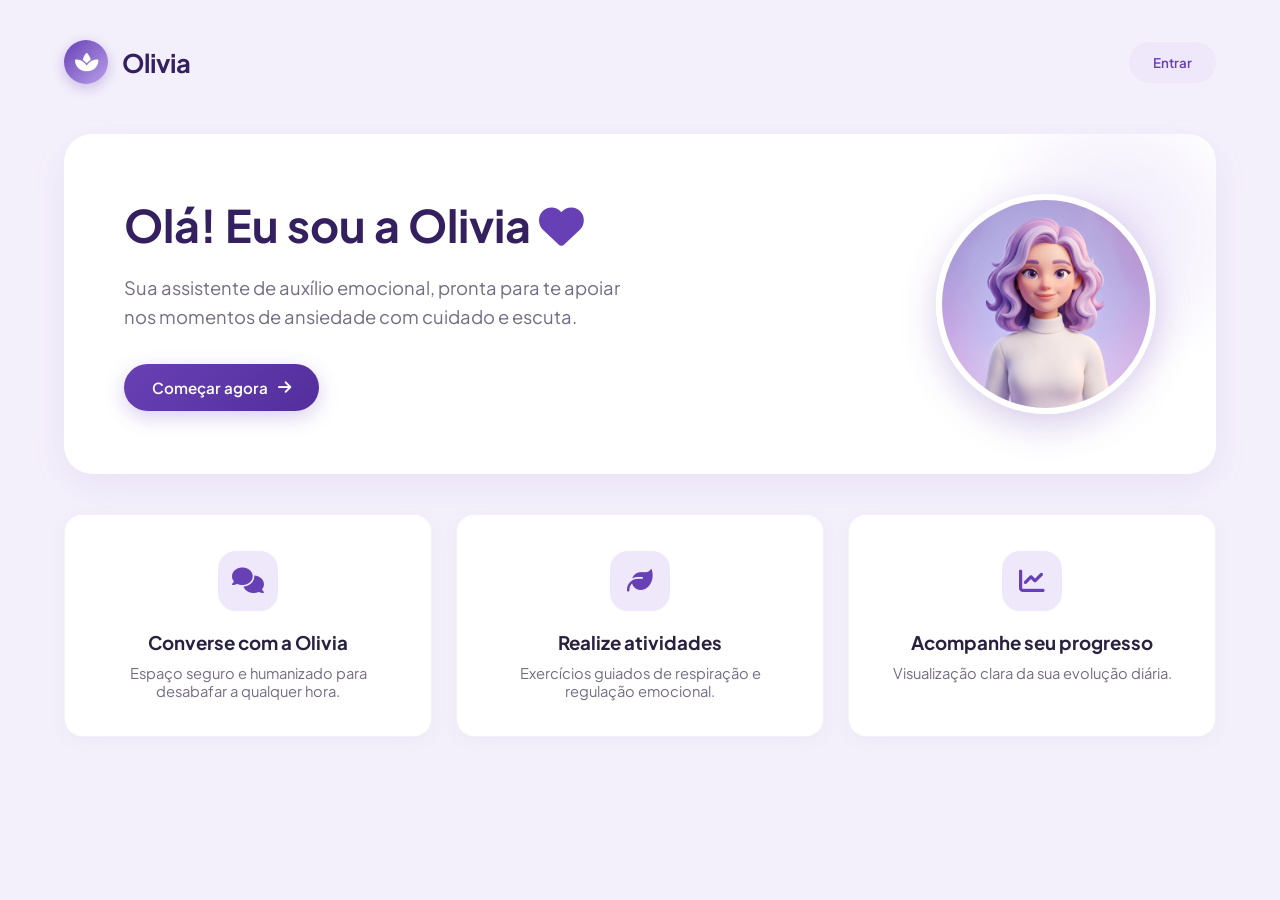
<file: frontend/index.html>
<!DOCTYPE html>
<html lang="pt-BR">
<head>
  <meta charset="UTF-8">
  <meta name="viewport" content="width=device-width, initial-scale=1.0">
  <title>Olivia Assistente - Apoio Emocional</title>

  <!-- Fontes & Ícones -->
  <link rel="stylesheet" href="https://cdnjs.cloudflare.com/ajax/libs/font-awesome/6.5.1/css/all.min.css">
  <link rel="stylesheet" href="./css/style.css">
  <script src="./js/app.js" defer></script>
</head>
<body>

  <!-- 1. PÁGINA INICIAL (HOME) -->
  <div id="screen-home" class="view-screen active">
    <div class="home-container">
      <header class="home-header">
        <div class="logo-brand">
          <div class="logo-icon"><i class="fa-solid fa-spa"></i></div>
          <span>Olivia</span>
        </div>
        <div>
          <button class="btn-secondary" onclick="navigateTo('screen-login')">Entrar</button>
        </div>
      </header>

      <main class="hero-section">
        <div class="hero-content">
          <h1>Olá! Eu sou a Olivia <i class="fa-solid fa-heart" style="color: var(--purple-main);"></i></h1>
          <p>Sua assistente de auxílio emocional, pronta para te apoiar nos momentos de ansiedade com cuidado e escuta.</p>
          <button class="btn-primary" onclick="navigateTo('screen-cadastro')">
            Começar agora <i class="fa-solid fa-arrow-right"></i>
          </button>
        </div>
      <div class="avatar-animated-wrapper">
          <img src="./images/olivia-avatar.jpg" class="avatar-animated-img" alt="Olívia - Assistente Virtual">
        </div>
      </main>

      <section class="features-grid">
        <div class="feature-card">
          <div class="feature-icon"><i class="fa-solid fa-comments"></i></div>
          <h3>Converse com a Olivia</h3>
          <p style="color: var(--text-muted); font-size: 0.92rem; margin-top: 10px;">Espaço seguro e humanizado para desabafar a qualquer hora.</p>
        </div>
        <div class="feature-card">
          <div class="feature-icon"><i class="fa-solid fa-leaf"></i></div>
          <h3>Realize atividades</h3>
          <p style="color: var(--text-muted); font-size: 0.92rem; margin-top: 10px;">Exercícios guiados de respiração e regulação emocional.</p>
        </div>
        <div class="feature-card">
          <div class="feature-icon"><i class="fa-solid fa-chart-line"></i></div>
          <h3>Acompanhe seu progresso</h3>
          <p style="color: var(--text-muted); font-size: 0.92rem; margin-top: 10px;">Visualização clara da sua evolução diária.</p>
        </div>
      </section>
    </div>
  </div>

  <!-- 2. LOGIN -->
  <div id="screen-login" class="view-screen">
    <div class="auth-wrapper">
      <div class="auth-card">
        <div class="logo-icon" style="margin: 0 auto 10px auto;"><i class="fa-solid fa-spa"></i></div>
        <div class="auth-header">
          <h2>Bem-vinda de volta!</h2>
          <p>Faça login para continuar sua jornada</p>
        </div>
        
        <div id="login-alert" class="alert-box alert-danger"></div>
        
        <form id="login-form" onsubmit="handleLogin(event)">
          <div class="form-group">
            <label for="login-email">E-mail ou usuário</label>
            <input type="email" id="login-email" class="input-field" placeholder="Seu e-mail registrado" required>
          </div>
          <div class="form-group">
            <label for="login-password">Senha</label>
            <input type="password" id="login-password" class="input-field" placeholder="Sua senha" required>
          </div>
          <div class="form-footer">
            <label style="cursor: pointer;"><input type="checkbox" id="remember-me"> Lembrar-me</label>
            <a href="#" onclick="alert('Recuperação de senha em breve.')">Esqueceu a senha?</a>
          </div>
          <button type="submit" class="btn-primary" style="width: 100%;">Entrar</button>
        </form>
        
        <p style="margin-top: 24px; font-size: 0.92rem; color: var(--text-muted);">
          Não tem uma conta? <a href="#" onclick="navigateTo('screen-cadastro')" style="color: var(--purple-main); font-weight: 600;">Criar nova conta</a>
        </p>
      </div>
    </div>
  </div>

  <!-- 3. CADASTRO -->
  <div id="screen-cadastro" class="view-screen">
    <div class="auth-wrapper">
      <div class="auth-card">
        <div class="logo-icon" style="margin: 0 auto 10px auto;"><i class="fa-solid fa-spa"></i></div>
        <div class="auth-header">
          <h2>Criar sua conta</h2>
          <p>É rápido, gratuito e seguro!</p>
        </div>
        
        <div id="cadastro-alert" class="alert-box alert-danger"></div>
        
        <form id="cadastro-form" onsubmit="handleCadastro(event)">
          <div class="form-group">
            <label for="reg-name">Nome completo</label>
            <input type="text" id="reg-name" class="input-field" placeholder="Seu nome" required>
          </div>
          <div class="form-group">
            <label for="reg-email">E-mail</label>
            <input type="email" id="reg-email" class="input-field" placeholder="seuemail@exemplo.com" required>
          </div>
          <div class="form-group">
            <label for="reg-password">Senha</label>
            <input type="password" id="reg-password" class="input-field" placeholder="Sua senha" required>
          </div>
          <button type="submit" class="btn-primary" style="width: 100%;">Cadastrar</button>
        </form>
        
        <p style="margin-top: 24px; font-size: 0.92rem; color: var(--text-muted);">
          Já tem uma conta? <a href="#" onclick="navigateTo('screen-login')" style="color: var(--purple-main); font-weight: 600;">Entrar</a>
        </p>
      </div>
    </div>
  </div>

  <!-- PAINEL DASHBOARD COM SIDEBAR -->
  <div id="app-dashboard-wrapper" class="app-layout" style="display: none;">
    <aside class="sidebar">
      <div class="sidebar-brand">
        <div class="logo-icon"><i class="fa-solid fa-spa"></i></div>
        <span>Olivia</span>
      </div>

      <!-- BOTÃO NOVA CONVERSA NA SIDEBAR -->
      <button class="btn-primary" onclick="startNewConversation()" style="width: 100%; margin-bottom: 24px; padding: 12px 16px; font-size: 0.9rem;">
        <i class="fa-solid fa-plus"></i> Nova Conversa
      </button>

      <ul class="sidebar-menu">
  <li id="menu-chat" class="active">
    <a href="#" onclick="switchDashboardTab('screen-chat'); return false;">
      <i class="fa-solid fa-comment"></i> Chat
    </a>
  </li>
  <li id="menu-atividades">
    <a href="#" onclick="switchDashboardTab('screen-atividades'); return false;">
      <i class="fa-solid fa-list-check"></i> Atividades
    </a>
  </li>
  <li id="menu-historico">
    <a href="#" onclick="switchDashboardTab('screen-historico'); return false;">
      <i class="fa-solid fa-clock-rotate-left"></i> Histórico
    </a>
  </li>
  <li id="menu-progresso">
    <a href="#" onclick="switchDashboardTab('screen-progresso'); return false;">
      <i class="fa-solid fa-chart-pie"></i> Progresso
    </a>
  </li>
  <li id="menu-perfil">
    <a href="#" onclick="switchDashboardTab('screen-perfil'); return false;">
      <i class="fa-solid fa-user"></i> Perfil
    </a>
  </li>
  <li id="menu-sobre">
    <a href="#" onclick="switchDashboardTab('screen-sobre'); return false;">
        <i class="fa-solid fa-circle-info"></i> Sobre
    </a>
</li>
  <li id="menu-config">
    <a href="#" onclick="switchDashboardTab('screen-config'); return false;">
      <i class="fa-solid fa-gear"></i> Configurações
    </a>
  </li>
</ul>
      
      <div style="margin-top: auto; padding-top: 20px;">
        <a onclick="showLogoutModal()" style="color: rgba(255,255,255,0.75); cursor: pointer; display: flex; align-items: center; gap: 14px; font-weight: 600;">
          <i class="fa-solid fa-right-from-bracket"></i> Sair
        </a>
      </div>
    </aside>

    <main class="main-content">

      <!-- 4. CHAT COM OLIVIA -->
      <div id="screen-chat" class="dashboard-tab" style="display: flex; flex-direction: column; height: 100%;">
        <div class="chat-header" style="display: flex; justify-content: space-between; align-items: center;">
          <div style="display: flex; align-items: center; gap: 18px;">
            <!-- NOVO AVATAR NO HEADER DO CHAT -->
            <img src="./images/olivia-avatar.jpg" class="chat-avatar-live" alt="Olivia">
            <div>
              <h3 id="chat-user-greeting">Olá!</h3>
              <p class="chat-subtitle" style="color: var(--text-muted); font-size: 0.88rem;">Como você está se sentindo hoje?</p>
            </div>
          </div>
          <button class="btn-secondary" onclick="startNewConversation()" style="padding: 10px 18px; font-size: 0.85rem;">
            <i class="fa-solid fa-plus"></i> Nova Conversa
          </button>
        </div>
          
        <div class="chat-messages" id="chat-messages-container">
          <div class="message-bubble olivia">
            Estou aqui para te ouvir e ajudar no que precisar hoje. Pode me contar como você está se sentindo.
          </div>
        </div>
          
        <div class="chat-input-area">
          <input type="text" id="chat-input-field" class="input-field" placeholder="Digite sua mensagem...">
          <button class="btn-primary" onclick="handleSendMessage()"><i class="fa-solid fa-paper-plane"></i></button>
        </div>
      </div>

      <!-- 5. ATIVIDADES DIÁRIAS -->
      <section id="screen-atividades" class="dashboard-tab" style="display: none;">
        <h2 style="color: var(--purple-dark); margin-bottom: 8px;">Suas Atividades!</h2>
        <p style="color: var(--text-muted); margin-bottom: 30px;">Pequenas ações, grandes diferenças <i class="fa-solid fa-heart" style="color: var(--purple-main);"></i></p>
        
        <div class="activity-card">
          <div class="activity-info">
            <div class="activity-icon"><i class="fa-solid fa-wind"></i></div>
            <div>
              <h4 style="font-size: 1.1rem; color: var(--purple-dark);">Exercício de Respiração</h4>
              <p style="color: var(--text-muted); font-size: 0.88rem; margin-top: 4px;">5 min • Reduz a ansiedade</p>
            </div>
          </div>
          <button class="btn-primary" onclick="startBreathingExercise()">Iniciar</button>
        </div>

        <div class="activity-card">
          <div class="activity-info">
            <div class="activity-icon"><i class="fa-solid fa-book-open"></i></div>
            <div>
              <h4 style="font-size: 1.1rem; color: var(--purple-dark);">Diário da Gratidão</h4>
              <p style="color: var(--text-muted); font-size: 0.88rem; margin-top: 4px;">Escreva 3 coisas boas do seu dia</p>
            </div>
          </div>
          <button class="btn-primary" onclick="startGratitudeExercise()">Iniciar</button>
        </div>
      </section>

      <!-- 6. DASHBOARD / PROGRESSO -->
      <section id="screen-progresso" class="dashboard-tab" style="display: none;">
        <h2 style="color: var(--purple-dark); margin-bottom: 8px;">Seu Progresso</h2>
        <p style="color: var(--text-muted); margin-bottom: 30px;">Acompanhe sua jornada de bem-estar</p>
        
        <div class="dashboard-stats">
          <div class="stat-card">
            <div class="stat-number" id="stat-conversas-count">0</div>
            <div><p style="color: var(--text-muted); font-weight: 600;">Conversas Realizadas</p></div>
          </div>
          <div class="stat-card">
            <div class="stat-number" id="stat-atividades-count">0</div>
            <div><p style="color: var(--text-muted); font-weight: 600;">Atividades Concluídas</p></div>
          </div>
        </div>
      </section>

      <!-- 7. HISTÓRICO DE CONVERSAS -->
      <section id="screen-historico" class="dashboard-tab" style="display: none;">
        <h2 style="color: var(--purple-dark); margin-bottom: 24px;">Histórico de Conversas</h2>
        <div id="history-list-container">
          <p style="color: var(--text-muted);">Carregando histórico...</p>
        </div>
      </section>

      <!-- 8. PERFIL -->
      <section id="screen-perfil" class="dashboard-tab" style="display: none;">
        <h2 style="color: var(--purple-dark); margin-bottom: 24px;">Meu Perfil</h2>
        <div style="background: var(--white); padding: 36px; border-radius: var(--radius-lg); max-width: 500px; box-shadow: var(--shadow-subtle);">
          <p style="font-size: 1.1rem;"><strong>Nome:</strong> <span id="profile-name">-</span></p>
          <p style="font-size: 1.1rem; margin-top: 16px;"><strong>E-mail:</strong> <span id="profile-email">-</span></p>
        </div>
      </section>

      <!-- TELA: SOBRE -->
      <section id="screen-sobre" class="dashboard-tab">

          <h2 class="sobre-titulo-principal">Sobre a Olívia</h2>
          <p class="sobre-subtitulo-principal">Sua assistente virtual de apoio emocional e bem-estar.</p>

          <!-- Cartão Principal -->
          <div class="config-card card-sobre">
              
              <!-- Avatar -->
              <div class="avatar-container">
                  <div class="avatar-glow"></div>
                  <img src="./images/olivia-avatar.jpg" alt="Avatar da Olívia" class="avatar-img">
              </div>
              
              <!-- Título -->
              <h3 class="sobre-saudacao">Olá! Eu sou a Olívia 💜</h3>

              <!-- Apresentação -->
              <p class="sobre-descricao">
                  Fui idealizada e desenvolvida para ser um espaço seguro, acolhedor e empático. O meu objetivo é te apoiar em momentos de ansiedade, estresse ou sobrecarga emocional no seu dia a dia.
              </p>

              <!-- Caixa de Proposta -->
              <div class="caixa-proposta">
                  <h4 class="proposta-titulo">Como posso te apoiar?</h4>
                  
                  <div class="proposta-item">
                      <div class="proposta-icone">
                          <i class="fa-solid fa-heart"></i>
                      </div>
                      <div class="proposta-texto">
                          <strong>Escuta Ativa e Empática</strong>
                          <span>Um ambiente livre de julgamentos para desabafar e organizar seus pensamentos.</span>
                      </div>
                  </div>
                  
                  <div class="proposta-item">
                      <div class="proposta-icone">
                          <i class="fa-solid fa-wind"></i>
                      </div>
                      <div class="proposta-texto">
                          <strong>Acalmar e Desacelerar</strong>
                          <span>Orientações práticas de respiração e ancoragem para momentos de crise de ansiedade.</span>
                      </div>
                  </div>
                  
                  <div class="proposta-item">
                      <div class="proposta-icone">
                          <i class="fa-solid fa-smile-beam"></i>
                      </div>
                      <div class="proposta-texto">
                          <strong>Acompanhamento Diário</strong>
                          <span>Exercícios e diálogos leves para ajudar na gestão emocional e no seu bem-estar.</span>
                      </div>
                  </div>
              </div>

              <!-- Frase de Missão -->
              <div class="caixa-missao">
                  <p>"Minha missão é lembrar que você não precisa carregar tudo sozinho(a). Estou aqui para caminhar ao seu lado e trazer calma ao seu dia."</p>
              </div>

              <!-- Aviso Médico -->
              <div class="caixa-aviso">
                  <p><strong>Nota:</strong> A Olívia é uma ferramenta de suporte e acolhimento digital e não substitui o acompanhamento profissional de psicólogos ou médicos especialistas.</p>
              </div>

              <!-- Rodapé -->
              <div class="sobre-rodape">
                  <p>Olívia Assistant SPA v2.6 </p>
              </div>
          </div>
      </section>

      <!-- 9: CONFIGURAÇÕES -->
      <div id="screen-config" class="dashboard-tab" style="display: none;">
        <h2 style="color: var(--purple-dark); margin-bottom: 8px;">Configurações</h2>
        <p style="color: var(--text-muted); margin-bottom: 24px;">Personalize a sua experiência com a assistente.</p>
        
        <div class="feature-card" style="max-width: 500px; text-align: left; margin-bottom: 20px;">
          <p style="font-weight: 600; color: var(--purple-dark); margin-bottom: 8px;">Aparência do Sistema</p>
          <p style="color: var(--text-muted); font-size: 0.9rem; margin-bottom: 16px;">Alterne entre o modo claro e o modo escuro aconchegante.</p>
          
          <button class="btn-primary" onclick="toggleDarkMode()" id="dark-mode-toggle-btn" style="width: 100%; display: flex; align-items: center; justify-content: center; gap: 8px;">
            <i class="fa-solid fa-moon"></i> Ativar Modo Escuro
          </button>
        </div>

        <div class="feature-card" style="max-width: 500px; text-align: left;">
          <p style="font-weight: 600; color: var(--purple-dark); margin-bottom: 8px;">Versão do Sistema</p>
          <p style="color: var(--text-muted); font-size: 0.9rem; margin-bottom: 16px;">Olívia Assistant SPA v2.6 - Produção</p>
          <button class="btn-secondary" onclick="showLogoutModal()">Terminar Sessão</button>
        </div>
      </div>

  <!-- MODAL DE ATIVIDADES -->
  <div id="activity-modal" class="modal-overlay">
    <div class="modal-box activity-modal-content">
      <button class="modal-close-btn" onclick="closeActivityModal()"><i class="fa-solid fa-xmark"></i></button>
      <div id="activity-modal-body"></div>
    </div>
  </div>

  <!-- 10. MODAL DE LOGOUT -->
  <div id="logout-modal" class="modal-overlay">
    <div class="modal-box">
      <div class="modal-icon"><i class="fa-solid fa-check"></i></div>
      <h3 style="color: var(--purple-dark); margin-bottom: 12px; font-size: 1.5rem;">Até logo!</h3>
      <p style="color: var(--text-muted); margin-bottom: 28px; line-height: 1.5;">Sua jornada continua quando quiser voltar. <i class="fa-solid fa-heart" style="color: var(--purple-main);"></i></p>
      <button class="btn-primary" onclick="confirmLogout()">Voltar para a Home</button>
    </div>
  </div>

</body>
</html>
</file>
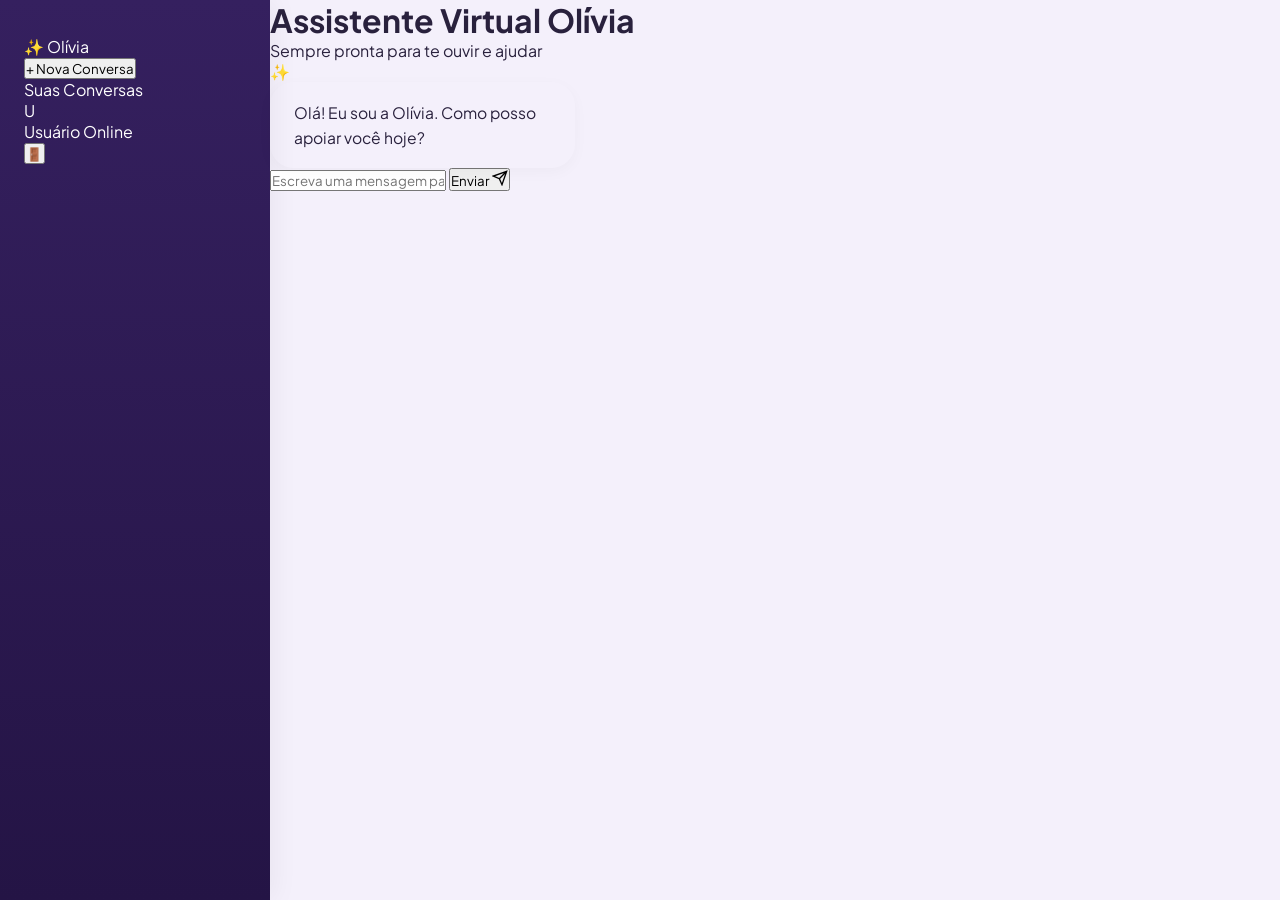
<file: frontend/chat.html>
<!DOCTYPE html>
<html lang="pt-br">
<head>
    <meta charset="UTF-8">
    <meta name="viewport" content="width=device-width, initial-scale=1.0">
    <title>Olívia Assistente</title>
    <!-- Fonte Inter para visual moderno -->
    <link rel="preconnect" href="https://fonts.googleapis.com">
    <link rel="preconnect" href="https://fonts.gstatic.com" crossorigin>
    <link href="https://fonts.googleapis.com/css2?family=Inter:wght@400;500;600;700&display=swap" rel="stylesheet">
    <link rel="stylesheet" href="css/style.css">
</head>
<body class="app-layout">

    <!-- Barra Lateral de Navegação -->
    <aside class="sidebar">
        <div class="sidebar-header">
            <div class="brand">
                <span class="brand-icon">✨</span>
                <span class="brand-title">Olívia</span>
            </div>
            <button id="new-chat-btn" class="btn-new-chat">+ Nova Conversa</button>
        </div>

        <!-- Lista de Histórico de Conversas -->
        <div class="conversations-history">
            <span class="history-label">Suas Conversas</span>
            <ul id="history-list" class="history-list">
                <!-- Inserido dinamicamente pelo JavaScript -->
            </ul>
        </div>

        <!-- Rodapé do Usuário -->
        <div class="sidebar-footer">
            <div class="user-profile">
                <div class="user-avatar" id="user-avatar">U</div>
                <div class="user-details">
                    <span class="user-name" id="user-name-display">Usuário</span>
                    <span class="user-status">Online</span>
                </div>
            </div>
            <button id="logout-btn" class="btn-icon-logout" title="Sair">🚪</button>
        </div>
    </aside>

    <!-- Área Principal do Chat -->
    <main class="chat-main">
        <!-- Cabeçalho do Chat -->
        <header class="top-bar">
            <div class="assistant-status">
                <h1>Assistente Virtual Olívia</h1>
                <p>Sempre pronta para te ouvir e ajudar</p>
            </div>
        </header>

        <!-- Container de Mensagens -->
        <div class="chat-viewport" id="chat-messages">
            <div class="message-row bot">
                <div class="avatar">✨</div>
                <div class="message-bubble">
                    Olá! Eu sou a Olívia. Como posso apoiar você hoje?
                </div>
            </div>
        </div>

        <!-- Rodapé com Caixa de Envio de Mensagem -->
        <footer class="input-container">
            <form id="chat-form" class="input-form">
                <input 
                    type="text" 
                    id="message-input" 
                    placeholder="Escreva uma mensagem para a Olívia..." 
                    autocomplete="off" 
                    required
                />
                <button type="submit" id="send-btn" class="btn-send">
                    <span>Enviar</span>
                    <svg width="16" height="16" viewBox="0 0 24 24" fill="none" stroke="currentColor" stroke-width="2"><path d="M22 2L11 13M22 2l-7 20-4-9-9-4 20-7z"/></svg>
                </button>
            </form>
        </footer>
    </main>

    <script src="js/app.js"></script>
</body>
</html>
</file>
<file: frontend/css/style.css>
/* ==========================================================================
   DESIGN SYSTEM PREMIUM & ANIMAÇÕES - OLIVIA ASSISTENTE
   ========================================================================== */

@import url('https://fonts.googleapis.com/css2?family=Plus+Jakarta+Sans:wght@400;500;600;700&display=swap');

:root {
  /* Paleta Oficial do Showcase */
  --purple-main: #6840B5;
  --purple-dark: #35205F;
  --purple-deep: #241445;
  --lilas-mid: #B8A0EA;
  --lavender-light: #EEE8FA;
  --bg-app: #F4F0FB;
  --white: #FFFFFF;
  --teal-soft: #A9D8CF;
  --teal-accent: #48C9B0;
  --text-main: #29213D;
  --text-muted: #746C83;
  --danger: #E74C3C;

  /* Sombras Elegantes & Camadas */
  --shadow-subtle: 0 4px 20px rgba(53, 32, 95, 0.04);
  --shadow-card: 0 12px 35px rgba(104, 64, 181, 0.08);
  --shadow-hover: 0 18px 45px rgba(104, 64, 181, 0.15);
  --shadow-glow: 0 0 25px rgba(184, 160, 234, 0.4);

  /* Curvas e Raios */
  --radius-sm: 10px;
  --radius-md: 18px;
  --radius-lg: 28px;

  /* Animações e Transições */
  --transition-fast: all 0.25s cubic-bezier(0.4, 0, 0.2, 1);
  --transition-smooth: all 0.4s cubic-bezier(0.16, 1, 0.3, 1);
}

* {
  box-sizing: border-box;
  margin: 0;
  padding: 0;
  font-family: 'Plus Jakarta Sans', -apple-system, BlinkMacSystemFont, sans-serif;
  -webkit-font-smoothing: antialiased;
}

body {
  background-color: var(--bg-app);
  color: var(--text-main);
  min-height: 100vh;
  overflow-x: hidden;
}

/* ==========================================================================
   ANIMAÇÕES DE ENTRADA & INTERAÇÕES VIVAS
   ========================================================================== */

@keyframes fadeInUp {
  from {
    opacity: 0;
    transform: translateY(20px);
  }
  to {
    opacity: 1;
    transform: translateY(0);
  }
}

@keyframes pulseGlow {
  0% { box-shadow: 0 0 0 0 rgba(184, 160, 234, 0.5); }
  70% { box-shadow: 0 0 0 15px rgba(184, 160, 234, 0); }
  100% { box-shadow: 0 0 0 0 rgba(184, 160, 234, 0); }
}

@keyframes floatSlow {
  0%, 100% { transform: translateY(0px); }
  50% { transform: translateY(-8px); }
}

/* Controladores de Telas SPA com Transição Suave */
.view-screen {
  display: none;
  width: 100%;
  min-height: 100vh;
  opacity: 0;
  transition: opacity 0.3s ease-in-out;
}

.view-screen.active {
  display: flex;
  opacity: 1;
  animation: fadeInUp 0.45s ease-out forwards;
}

/* ==========================================================================
   COMPONENTES PREMIUM & BOTÕES VIVOS
   ========================================================================== */

.btn-primary {
  background: linear-gradient(135deg, var(--purple-main) 0%, #532E9C 100%);
  color: var(--white);
  border: none;
  padding: 14px 28px;
  border-radius: 30px;
  font-weight: 600;
  font-size: 0.95rem;
  cursor: pointer;
  transition: var(--transition-smooth);
  display: inline-flex;
  align-items: center;
  justify-content: center;
  gap: 10px;
  box-shadow: 0 6px 20px rgba(104, 64, 181, 0.25);
  position: relative;
  overflow: hidden;
}

.btn-primary:hover {
  transform: translateY(-3px) scale(1.02);
  box-shadow: 0 10px 25px rgba(104, 64, 181, 0.35);
  background: linear-gradient(135deg, #784BD8 0%, #5C34AF 100%);
}

.btn-primary:active {
  transform: translateY(-1px) scale(0.99);
}

.btn-secondary {
  background-color: var(--lavender-light);
  color: var(--purple-main);
  border: 1.5 solid var(--lilas-mid);
  padding: 12px 24px;
  border-radius: 30px;
  font-weight: 600;
  cursor: pointer;
  transition: var(--transition-fast);
}

.btn-secondary:hover {
  background-color: var(--purple-main);
  color: var(--white);
  transform: translateY(-2px);
  box-shadow: 0 6px 18px rgba(104, 64, 181, 0.2);
}

.input-field {
  width: 100%;
  padding: 16px 20px;
  border: 2px solid #EAE3F7;
  border-radius: var(--radius-md);
  background-color: #FAF8FE;
  color: var(--text-main);
  font-size: 0.95rem;
  outline: none;
  transition: var(--transition-fast);
}

.input-field:focus {
  border-color: var(--purple-main);
  background-color: var(--white);
  box-shadow: 0 0 0 4px rgba(104, 64, 181, 0.12);
}

/* ==========================================================================
   LANDING PAGE (HOME REFINADA)
   ========================================================================== */

.home-container {
  width: 100%;
  max-width: 1200px;
  margin: 0 auto;
  padding: 30px 24px;
}

.home-header {
  display: flex;
  justify-content: space-between;
  align-items: center;
  padding: 10px 0 30px 0;
}

.logo-brand {
  display: flex;
  align-items: center;
  gap: 14px;
  font-size: 1.6rem;
  font-weight: 700;
  color: var(--purple-dark);
}

.logo-icon {
  width: 44px;
  height: 44px;
  background: linear-gradient(135deg, var(--purple-main), var(--lilas-mid));
  border-radius: 50%;
  display: flex;
  align-items: center;
  justify-content: center;
  color: var(--white);
  font-size: 1.3rem;
  box-shadow: 0 4px 14px rgba(104, 64, 181, 0.3);
  animation: floatSlow 4s ease-in-out infinite;
}

.hero-section {
  display: flex;
  align-items: center;
  justify-content: space-between;
  background: var(--white);
  border-radius: var(--radius-lg);
  padding: 60px;
  margin: 20px 0 40px 0;
  box-shadow: var(--shadow-card);
  position: relative;
  overflow: hidden;
}

.hero-section::before {
  content: '';
  position: absolute;
  top: -50px;
  right: -50px;
  width: 300px;
  height: 300px;
  background: radial-gradient(circle, var(--lavender-light) 0%, transparent 70%);
  border-radius: 50%;
  z-index: 0;
}

.hero-content {
  max-width: 520px;
  z-index: 1;
}

.hero-content h1 {
  font-size: 2.8rem;
  color: var(--purple-dark);
  margin-bottom: 20px;
  line-height: 1.25;
  font-weight: 700;
}

.hero-content p {
  color: var(--text-muted);
  font-size: 1.15rem;
  margin-bottom: 32px;
  line-height: 1.6;
}

.avatar-wrapper {
  position: relative;
  z-index: 1;
  animation: floatSlow 5s ease-in-out infinite;
}

.avatar-placeholder {
  width: 290px;
  height: 290px;
  border-radius: 50%;
  background: linear-gradient(135deg, #EBE3FC, #F5EFFE);
  display: flex;
  align-items: center;
  justify-content: center;
  border: 10px solid var(--white);
  box-shadow: var(--shadow-hover);
  animation: pulseGlow 3s infinite;
}

.features-grid {
  display: grid;
  grid-template-columns: repeat(auto-fit, minmax(280px, 1fr));
  gap: 24px;
}

.feature-card {
  background: var(--white);
  padding: 36px 28px;
  border-radius: var(--radius-md);
  box-shadow: var(--shadow-subtle);
  text-align: center;
  transition: var(--transition-smooth);
  border: 1px solid rgba(238, 232, 250, 0.6);
}

.feature-card:hover {
  transform: translateY(-8px);
  box-shadow: var(--shadow-hover);
  border-color: var(--lilas-mid);
}

.feature-icon {
  width: 60px;
  height: 60px;
  background-color: var(--lavender-light);
  color: var(--purple-main);
  border-radius: 18px;
  display: flex;
  align-items: center;
  justify-content: center;
  margin: 0 auto 20px auto;
  font-size: 1.6rem;
  transition: var(--transition-fast);
}

.feature-card:hover .feature-icon {
  background-color: var(--purple-main);
  color: var(--white);
  transform: scale(1.1) rotate(5deg);
}

/* ==========================================================================
   AUTENTICAÇÃO (LOGIN & CADASTRO PREMIUM)
   ========================================================================== */

.auth-wrapper {
  display: flex;
  align-items: center;
  justify-content: center;
  width: 100%;
  padding: 60px 20px;
}

.auth-card {
  background: var(--white);
  width: 100%;
  max-width: 460px;
  padding: 48px 40px;
  border-radius: var(--radius-lg);
  box-shadow: var(--shadow-hover);
  text-align: center;
  animation: fadeInUp 0.5s ease-out;
}

.auth-header h2 {
  color: var(--purple-dark);
  font-size: 1.8rem;
  margin-top: 20px;
}

.auth-header p {
  color: var(--text-muted);
  font-size: 0.95rem;
  margin: 8px 0 32px 0;
}

.form-group {
  margin-bottom: 22px;
  text-align: left;
}

.form-group label {
  display: block;
  font-size: 0.88rem;
  font-weight: 600;
  color: var(--text-main);
  margin-bottom: 8px;
}

.form-footer {
  display: flex;
  justify-content: space-between;
  align-items: center;
  font-size: 0.88rem;
  margin-bottom: 28px;
}

.form-footer a {
  color: var(--purple-main);
  text-decoration: none;
  font-weight: 600;
  transition: var(--transition-fast);
}

.form-footer a:hover {
  color: var(--purple-dark);
  text-decoration: underline;
}

.alert-box {
  padding: 14px 18px;
  border-radius: var(--radius-sm);
  font-size: 0.9rem;
  margin-bottom: 24px;
  display: none;
  animation: fadeInUp 0.3s ease;
}

.alert-danger {
  background-color: #FDEDEC;
  color: #922B21;
  border: 1px solid #FADBD8;
}

/* ==========================================================================
   LAYOUT DASHBOARD & SIDEBAR INTERATIVA
   ========================================================================== */

.app-layout {
  display: flex;
  width: 100%;
  min-height: 100vh;
}

.sidebar {
  width: 270px;
  background: linear-gradient(180deg, var(--purple-dark) 0%, var(--purple-deep) 100%);
  color: var(--white);
  display: flex;
  flex-direction: column;
  padding: 36px 24px;
  flex-shrink: 0;
  box-shadow: 4px 0 25px rgba(0, 0, 0, 0.05);
}

.sidebar-brand {
  display: flex;
  align-items: center;
  gap: 14px;
  font-size: 1.5rem;
  font-weight: 700;
  margin-bottom: 44px;
  padding-left: 8px;
}

.sidebar-menu {
  list-style: none;
  display: flex;
  flex-direction: column;
  gap: 10px;
  flex-grow: 1;
}

.sidebar-menu li a {
  display: flex;
  align-items: center;
  gap: 16px;
  padding: 16px 20px;
  color: rgba(255, 255, 255, 0.7);
  text-decoration: none;
  border-radius: var(--radius-md);
  font-weight: 600;
  font-size: 0.95rem;
  transition: var(--transition-smooth);
  cursor: pointer;
}

.sidebar-menu li:hover a {
  color: var(--white);
  background-color: rgba(255, 255, 255, 0.08);
  transform: translateX(4px);
}

.sidebar-menu li.active a {
  background: linear-gradient(90deg, var(--purple-main) 0%, #764BD2 100%);
  color: var(--white);
  box-shadow: 0 6px 18px rgba(104, 64, 181, 0.35);
}

.main-content {
  flex-grow: 1;
  background-color: var(--bg-app);
  padding: 44px;
  overflow-y: auto;
  max-height: 100vh;
}

.dashboard-tab {
  animation: fadeInUp 0.4s cubic-bezier(0.16, 1, 0.3, 1) forwards;
}

/* ==========================================================================
   TELA: CHAT VIVO E ACOLHEDOR
   ========================================================================== */

.chat-container {
  display: flex;
  flex-direction: column;
  height: calc(100vh - 88px);
  background: var(--white);
  border-radius: var(--radius-lg);
  box-shadow: var(--shadow-card);
  overflow: hidden;
}

.chat-header {
  padding: 24px 36px;
  border-bottom: 1px solid #F0EBFA;
  display: flex;
  align-items: center;
  gap: 18px;
  background: linear-gradient(90deg, #FAF8FE 0%, var(--white) 100%);
}

.chat-messages {
  flex-grow: 1;
  padding: 36px;
  overflow-y: auto;
  display: flex;
  flex-direction: column;
  gap: 20px;
  background-color: #FCFBFD;
}

.message-bubble {
  max-width: 72%;
  padding: 18px 24px;
  border-radius: 24px;
  font-size: 0.98rem;
  line-height: 1.6;
  word-wrap: break-word;
  animation: fadeInUp 0.3s ease-out forwards;
  box-shadow: 0 4px 15px rgba(0, 0, 0, 0.03);
}

.message-bubble.user {
  align-self: flex-end;
  background: linear-gradient(135deg, var(--purple-main) 0%, #5833A5 100%);
  color: var(--white);
  border-bottom-right-radius: 6px;
}

.message-bubble.olivia {
  align-self: flex-start;
  background-color: var(--lavender-light);
  color: var(--text-main);
  border-bottom-left-radius: 6px;
  border: 1px solid #E6DCFA;
}

.chat-input-area {
  padding: 24px 36px;
  border-top: 1px solid #F0EBFA;
  display: flex;
  gap: 16px;
  background-color: var(--white);
}

.chat-input-area input {
  flex-grow: 1;
}

/* ==========================================================================
   CARDS DE ATIVIDADES E DASHBOARD
   ========================================================================== */

.activity-card {
  background: var(--white);
  border-radius: var(--radius-md);
  padding: 28px;
  display: flex;
  align-items: center;
  justify-content: space-between;
  margin-bottom: 20px;
  box-shadow: var(--shadow-subtle);
  border: 1px solid #F0EBFA;
  transition: var(--transition-smooth);
}

.activity-card:hover {
  transform: translateY(-4px);
  box-shadow: var(--shadow-hover);
  border-color: var(--lilas-mid);
}

.activity-info {
  display: flex;
  align-items: center;
  gap: 20px;
}

.activity-icon {
  width: 56px;
  height: 56px;
  border-radius: 50%;
  background-color: var(--lavender-light);
  color: var(--purple-main);
  display: flex;
  align-items: center;
  justify-content: center;
  font-size: 1.4rem;
  transition: var(--transition-fast);
}

.activity-card:hover .activity-icon {
  background-color: var(--purple-main);
  color: var(--white);
}

.dashboard-stats {
  display: grid;
  grid-template-columns: repeat(auto-fit, minmax(240px, 1fr));
  gap: 24px;
  margin-bottom: 36px;
}

.stat-card {
  background: var(--white);
  padding: 30px;
  border-radius: var(--radius-md);
  box-shadow: var(--shadow-subtle);
  display: flex;
  align-items: center;
  gap: 20px;
  border: 1px solid #F0EBFA;
  transition: var(--transition-smooth);
}

.stat-card:hover {
  transform: translateY(-5px);
  box-shadow: var(--shadow-hover);
}

.stat-number {
  font-size: 2.2rem;
  font-weight: 700;
  color: var(--purple-main);
}

/* ==========================================================================
   MODAL DE CONFIRMAÇÃO DE LOGOUT
   ========================================================================== */

.modal-overlay {
  position: fixed;
  top: 0;
  left: 0;
  width: 100vw;
  height: 100vh;
  background: rgba(36, 20, 69, 0.6);
  backdrop-filter: blur(6px);
  display: none;
  align-items: center;
  justify-content: center;
  z-index: 1000;
  opacity: 0;
  transition: opacity 0.3s ease;
}

.modal-overlay.active {
  display: flex;
  opacity: 1;
}

.modal-box {
  background: var(--white);
  padding: 48px 40px;
  border-radius: var(--radius-lg);
  max-width: 420px;
  width: 90%;
  text-align: center;
  box-shadow: var(--shadow-hover);
  animation: fadeInUp 0.4s cubic-bezier(0.16, 1, 0.3, 1);
}

.modal-icon {
  width: 70px;
  height: 70px;
  background-color: var(--teal-soft);
  color: var(--white);
  border-radius: 50%;
  display: flex;
  align-items: center;
  justify-content: center;
  font-size: 2rem;
  margin: 0 auto 24px auto;
  box-shadow: 0 6px 20px rgba(169, 216, 207, 0.4);
}

/* RESPONSIVIDADE EXCELENTE */
@media (max-width: 868px) {
  .app-layout { flex-direction: column; }
  .sidebar { width: 100%; padding: 20px; }
  .sidebar-menu { flex-direction: row; overflow-x: auto; }
  .sidebar-menu li a { padding: 12px 16px; font-size: 0.88rem; }
  .main-content { padding: 24px; }
  .hero-section { flex-direction: column; padding: 40px 24px; text-align: center; }
  .avatar-placeholder { width: 220px; height: 220px; margin-top: 30px; }
}

/* ==========================================================================
   MODAL INTERATIVO DE ATIVIDADES & RESPIRAÇÃO ANIMADA
   ========================================================================== */

.activity-modal-content {
  max-width: 500px !important;
  position: relative;
  padding: 40px 32px !important;
}

.modal-close-btn {
  position: absolute;
  top: 16px;
  right: 20px;
  background: transparent;
  border: none;
  font-size: 1.2rem;
  color: var(--text-muted);
  cursor: pointer;
  transition: var(--transition-fast);
}

.modal-close-btn:hover {
  color: var(--purple-main);
  transform: scale(1.1);
}

/* Animação do Círculo de Respiração */
.breathing-circle-wrapper {
  margin: 30px auto;
  width: 160px;
  height: 160px;
  display: flex;
  align-items: center;
  justify-content: center;
  position: relative;
}

.breathing-circle {
  width: 140px;
  height: 140px;
  border-radius: 50%;
  background: linear-gradient(135deg, var(--lilas-mid), var(--purple-main));
  box-shadow: 0 0 30px rgba(104, 64, 181, 0.4);
  display: flex;
  align-items: center;
  justify-content: center;
  color: var(--white);
  font-size: 1.2rem;
  font-weight: 700;
  transition: transform 4s cubic-bezier(0.4, 0, 0.2, 1);
}

/* Modos de pulsação controlados por JS */
.breathing-circle.expand {
  transform: scale(1.35);
  box-shadow: 0 0 50px rgba(104, 64, 181, 0.6);
}

.breathing-circle.hold {
  transform: scale(1.35);
}

.breathing-circle.shrink {
  transform: scale(1);
  box-shadow: 0 0 20px rgba(104, 64, 181, 0.3);
}

.alert-success {
  background-color: #D4EFDF;
  color: #145A32;
  border: 1px solid #A9DFBF;
}

/* ==========================================================================
   CORREÇÃO DEFINITIVA DO TAMANHO DO AVATAR
   ========================================================================== */

/* Na Página Inicial (Hero) */
.avatar-animated-wrapper {
  display: flex;
  justify-content: center;
  align-items: center;
  position: relative;
  animation: floatAvatar 4s ease-in-out infinite;
}

.avatar-animated-img {
  width: 220px !important;
  height: 220px !important;
  max-width: 220px !important;
  max-height: 220px !important;
  border-radius: 50% !important;
  object-fit: cover !important;
  object-position: center !important;
  border: 6px solid #ffffff;
  box-shadow: 0 12px 35px rgba(104, 64, 181, 0.25);
}

/* No Cabeçalho e Mensagens do Chat */
.chat-avatar-live, 
.olivia-chat-avatar {
  width: 42px !important;
  height: 42px !important;
  min-width: 42px !important;
  min-height: 42px !important;
  border-radius: 50% !important;
  object-fit: cover !important;
  border: 2px solid var(--purple-main);
}

/* ==========================================================================
   DARK MODE PROFISSIONAL - OLÍVIA ASSISTENTE (CORRIGIDO E ORGANIZADO)
   ========================================================================== */

/* Quando o modo escuro está ativo */
body.dark-mode {
  background-color: #120d1a !important;
  color: #f3f4f6 !important;
}

body.dark-mode .main-content {
  background-color: #120d1a !important;
}

/* 1. Restaura perfeitamente o layout e espaçamento das abas e títulos */
body.dark-mode .dashboard-tab {
  background-color: #120d1a !important;
  color: #f3f4f6 !important;
  display: flex;
  flex-direction: column;
}

body.dark-mode .dashboard-tab h2 {
  color: #ffffff !important;
  font-size: 1.8rem !important;
  margin-bottom: 8px !important;
  display: block !important;
  width: 100%;
}

body.dark-mode .dashboard-tab p:not(.message-bubble p):not(.activity-info p) {
  color: #d1d5db !important;
  margin-bottom: 24px !important;
  display: block !important;
  width: 100%;
}

/* 2. Cabeçalho do Chat (Mantém o fundo original claro e garante letras escuras e legíveis) */
body.dark-mode .chat-header {
  background-color: #ffffff !important;
  color: #1f2937 !important;
  border-color: #e5e7eb !important;
}

body.dark-mode .chat-header h3,
body.dark-mode .chat-header strong {
  color: #4c2885 !important; /* Roxo escuro destacado */
}

body.dark-mode .chat-header p {
  color: #4b5563 !important; /* Cinza escuro perfeitamente legível no fundo claro */
}

/* 3. Cartões de Atividades, Progresso, Perfil e Histórico no Modo Escuro */
body.dark-mode .feature-card, 
body.dark-mode .activity-card,
body.dark-mode .stat-card,
body.dark-mode div[style*="background: var(--white)"],
body.dark-mode div[style*="background: #ffffff"] {
  background-color: #1e152d !important;
  color: #f3f4f6 !important;
  border: 1px solid #4c3575 !important;
  box-shadow: 0 4px 12px rgba(0, 0, 0, 0.3) !important;
}

/* Textos internos dos cartões e caixas de perfil/progresso */
body.dark-mode .activity-card h4,
body.dark-mode .activity-card p,
body.dark-mode .stat-card p,
body.dark-mode .stat-card div,
body.dark-mode .dashboard-tab strong,
body.dark-mode .dashboard-tab span {
  color: #f3f4f6 !important;
}

/* 4. Caixa de Mensagens e Input do Chat */
body.dark-mode .chat-messages {
  background-color: #120d1a !important;
}

body.dark-mode .message-bubble.olivia {
  background-color: #1e152d !important;
  color: #f3f4f6 !important;
  border: 1px solid #4c3575 !important;
}

body.dark-mode .chat-input-area {
  background-color: #1e152d !important;
  border-top: 1px solid #4c3575 !important;
}

body.dark-mode .input-field {
  background-color: #171024 !important;
  color: #ffffff !important;
  border-color: #4c3575 !important;
}

body.dark-mode .input-field::placeholder {
  color: #9ca3af !important;
}

/* 5. Menu Lateral no Modo Escuro */
body.dark-mode .sidebar {
  background: #171024 !important;
}

body.dark-mode .sidebar-menu li {
  color: #e9d5ff !important;
}

/* ==========================================================================
   TEMA (CORREÇÃO ESTRUTURAL SEGURA + MODO ESCURO PERFEITO)
   ========================================================================== */

/* 1. CORREÇÃO DO MODO CLARO E ESCURO (Alinha títulos sem quebrar menus nem cartões) */
.dashboard-tab h2 {
  display: block !important;
  width: 100% !important;
  margin-bottom: 6px !important;
  clear: both !important;
}

.dashboard-tab > p:not(.message-bubble p):not(.activity-info p) {
  display: block !important;
  width: 100% !important;
  margin-bottom: 24px !important;
  clear: both !important;
}

/* Impede que os cartões fiquem esticados e desconfigurados */
#screen-config .config-card,
#screen-config > div,
#screen-profile > div.profile-card {
  max-width: 750px !important;
  display: flex !important;
  flex-direction: column !important;
  margin-bottom: 16px !important;
}

/* ==========================================================================
   2. MODO ESCURO (INTACTO E FUNCIONAL)
   ========================================================================== */
body.dark-mode {
  background-color: #120d1a !important;
  color: #f3f4f6 !important;
}

body.dark-mode .main-content {
  background-color: #120d1a !important;
}

body.dark-mode .dashboard-tab {
  background-color: #120d1a !important;
  color: #f3f4f6 !important;
}

body.dark-mode .dashboard-tab h2 {
  color: #ffffff !important;
}

body.dark-mode .dashboard-tab > p:not(.message-bubble p):not(.activity-info p) {
  color: #d1d5db !important;
}

/* Cabeçalho do Chat no Modo Escuro */
body.dark-mode .chat-header {
  background-color: #1e152d !important;
  background: #1e152d !important;
  color: #ffffff !important;
  border: 1px solid #4c3575 !important;
}

body.dark-mode .chat-header h3,
body.dark-mode .chat-header strong,
body.dark-mode .chat-header span {
  color: #ffffff !important;
}

body.dark-mode .chat-header p,
body.dark-mode .chat-header div div p,
body.dark-mode .chat-header .chat-subtitle {
  color: #d1d5db !important;
}

/* Cartões no Modo Escuro */
body.dark-mode .feature-card, 
body.dark-mode .activity-card,
body.dark-mode .stat-card,
body.dark-mode .history-card,
body.dark-mode .config-card,
body.dark-mode div[style*="background: var(--white)"],
body.dark-mode div[style*="background: #ffffff"] {
  background-color: #1e152d !important;
  color: #f3f4f6 !important;
  border: 1px solid #4c3575 !important;
  box-shadow: 0 4px 12px rgba(0, 0, 0, 0.3) !important;
}

body.dark-mode .activity-card h4,
body.dark-mode .activity-card p,
body.dark-mode .stat-card p,
body.dark-mode .stat-card div,
body.dark-mode .history-card p,
body.dark-mode .config-card h3,
body.dark-mode .config-card p,
body.dark-mode .dashboard-tab strong {
  color: #f3f4f6 !important;
}

/* Chat no Modo Escuro */
body.dark-mode .chat-messages {
  background-color: #120d1a !important;
}

body.dark-mode .message-bubble.olivia {
  background-color: #1e152d !important;
  color: #f3f4f6 !important;
  border: 1px solid #4c3575 !important;
}

body.dark-mode .chat-input-area {
  background-color: #1e152d !important;
  border-top: 1px solid #4c3575 !important;
}

body.dark-mode .input-field {
  background-color: #171024 !important;
  color: #ffffff !important;
  border-color: #4c3575 !important;
}

body.dark-mode .input-field::placeholder {
  color: #9ca3af !important;
}

/* Menu Lateral no Modo Escuro */
body.dark-mode .sidebar {
  background: #171024 !important;
}

body.dark-mode .sidebar-menu li {
  color: #e9d5ff !important;
}

/* ==========================================================================
   CORREÇÃO EXCLUSIVA DO MODO CLARO (IGUALA O TAMANHO AO MODO ESCURO)
   ========================================================================== */

/* 1. Empilha os itens verticalmente e estica os cartões para o tamanho original */
body:not(.dark-mode) .dashboard-tab {
  flex-direction: column !important;
  align-items: stretch !important; /* Estica para ficar exatamente da mesma largura do modo escuro */
}

/* 2. Título na sua própria linha */
body:not(.dark-mode) .dashboard-tab h2 {
  display: block !important;
  width: 100% !important;
  margin-bottom: 8px !important;
}

/* 3. Subtítulo na linha de baixo com espaçamento */
body:not(.dark-mode) .dashboard-tab > p:not(.message-bubble p):not(.activity-info p) {
  display: block !important;
  width: 100% !important;
  margin-bottom: 24px !important;
}

/* 4. Garante que os blocos/cartões ocupam 100% e ficam uns debaixo dos outros */
body:not(.dark-mode) .dashboard-tab > div:not(.chat-header):not(.chat-messages):not(.chat-input-area),
body:not(.dark-mode) .config-card {
  width: 100% !important;
  max-width: 100% !important; /* Impede que fiquem encolhidos */
  margin-bottom: 16px !important;
}

body:not(.dark-mode) #screen-config > div,
body:not(.dark-mode) .config-card,
body:not(.dark-mode) #screen-sobre > div {
  width: 100% !important;
  max-width: 750px !important; 
  margin-bottom: 16px !important;
}

/* ==========================================================================
   ESTILIZAÇÃO EXCLUSIVA DA ABA SOBRE (VIVA, ELEGANTE E MODERNA)
   ========================================================================== */

/* Centralização da Seção */
#screen-sobre {
    flex-direction: column !important;
    align-items: center !important;
}

.sobre-titulo-principal {
    text-align: center !important;
    width: 100% !important;
}

.sobre-subtitulo-principal {
    text-align: center !important;
    width: 100% !important;
    margin-bottom: 30px !important;
}

/* Cartão Principal */
.card-sobre {
    margin: 0 auto !important;
    text-align: center;
    padding: 45px 35px;
    display: flex;
    flex-direction: column;
    align-items: center;
    gap: 20px;
    width: 100%;
    max-width: 780px !important;
    border-radius: 20px;
    background: linear-gradient(145deg, rgba(124, 58, 237, 0.04) 0%, rgba(192, 132, 252, 0.02) 100%);
    border: 1px solid rgba(124, 58, 237, 0.2);
    box-shadow: 0 10px 30px rgba(124, 58, 237, 0.08) !important;
}

/* Avatar com Moldura e Sombra */
.avatar-container {
    position: relative;
    display: inline-block;
}

.avatar-glow {
    position: absolute;
    top: -4px;
    left: -4px;
    right: -4px;
    bottom: -4px;
    background: linear-gradient(135deg, #7c3aed, #c084fc);
    border-radius: 50%;
    opacity: 0.8;
}

.avatar-img {
    position: relative;
    z-index: 1;
    width: 135px;
    height: 135px;
    border-radius: 50%;
    object-fit: cover;
    border: 3.5px solid #ffffff;
    box-shadow: 0 6px 20px rgba(124, 58, 237, 0.25);
}

/* Saudação com Gradiente */
.sobre-saudacao {
    margin-top: 5px;
    font-size: 1.8rem;
    font-weight: 700;
    background: linear-gradient(135deg, #7c3aed 0%, #a855f7 100%);
    -webkit-background-clip: text;
    -webkit-text-fill-color: transparent;
    display: inline-block;
}

/* Descrição */
.sobre-descricao {
    max-width: 640px;
    line-height: 1.7;
    font-size: 1.05rem;
    opacity: 0.95;
}

/* Caixa de Proposta de Apoio */
.caixa-proposta {
    display: flex;
    flex-direction: column;
    gap: 16px;
    align-items: flex-start;
    max-width: 580px;
    text-align: left;
    background: rgba(124, 58, 237, 0.06);
    padding: 24px 28px;
    border-radius: 16px;
    width: 100%;
    border-left: 4px solid #7c3aed;
    box-shadow: 0 4px 12px rgba(0, 0, 0, 0.02);
}

.proposta-titulo {
    margin-bottom: 4px;
    color: #7c3aed;
    font-size: 1.1rem;
    font-weight: 700;
}

.proposta-item {
    display: flex;
    align-items: flex-start;
    gap: 14px;
}

.proposta-icone {
    background: #7c3aed;
    color: #ffffff;
    width: 32px;
    height: 32px;
    border-radius: 8px;
    display: flex;
    align-items: center;
    justify-content: center;
    flex-shrink: 0;
    box-shadow: 0 3px 8px rgba(124, 58, 237, 0.3);
}

.proposta-icone i {
    font-size: 0.9rem;
}

.proposta-texto strong {
    display: block;
    font-size: 1rem;
    margin-bottom: 2px;
}

.proposta-texto span {
    font-size: 0.92rem;
    opacity: 0.85;
    line-height: 1.5;
}

/* Caixa de Missão */
.caixa-missao {
    max-width: 580px;
    margin-top: 5px;
    padding: 14px 20px;
    border-left: 3px solid rgba(124, 58, 237, 0.4);
    background: rgba(124, 58, 237, 0.02);
    text-align: left;
}

.caixa-missao p {
    font-size: 0.98rem;
    line-height: 1.6;
    font-style: italic;
    opacity: 0.9;
    margin: 0;
}

/* Caixa de Aviso */
.caixa-aviso {
    margin-top: 10px;
    padding: 14px 20px;
    background: rgba(239, 68, 68, 0.06);
    border: 1px solid rgba(239, 68, 68, 0.18);
    border-radius: 12px;
    max-width: 580px;
    text-align: left;
}

.caixa-aviso p {
    font-size: 0.83rem;
    opacity: 0.85;
    line-height: 1.4;
    margin: 0;
}

/* Rodapé */
.sobre-rodape {
    margin-top: 15px;
    padding-top: 18px;
    border-top: 1px solid rgba(124, 58, 237, 0.15);
    width: 100%;
    max-width: 480px;
}

.sobre-rodape p {
    font-size: 0.88rem;
    opacity: 0.75;
    margin: 0;
}
</file>
